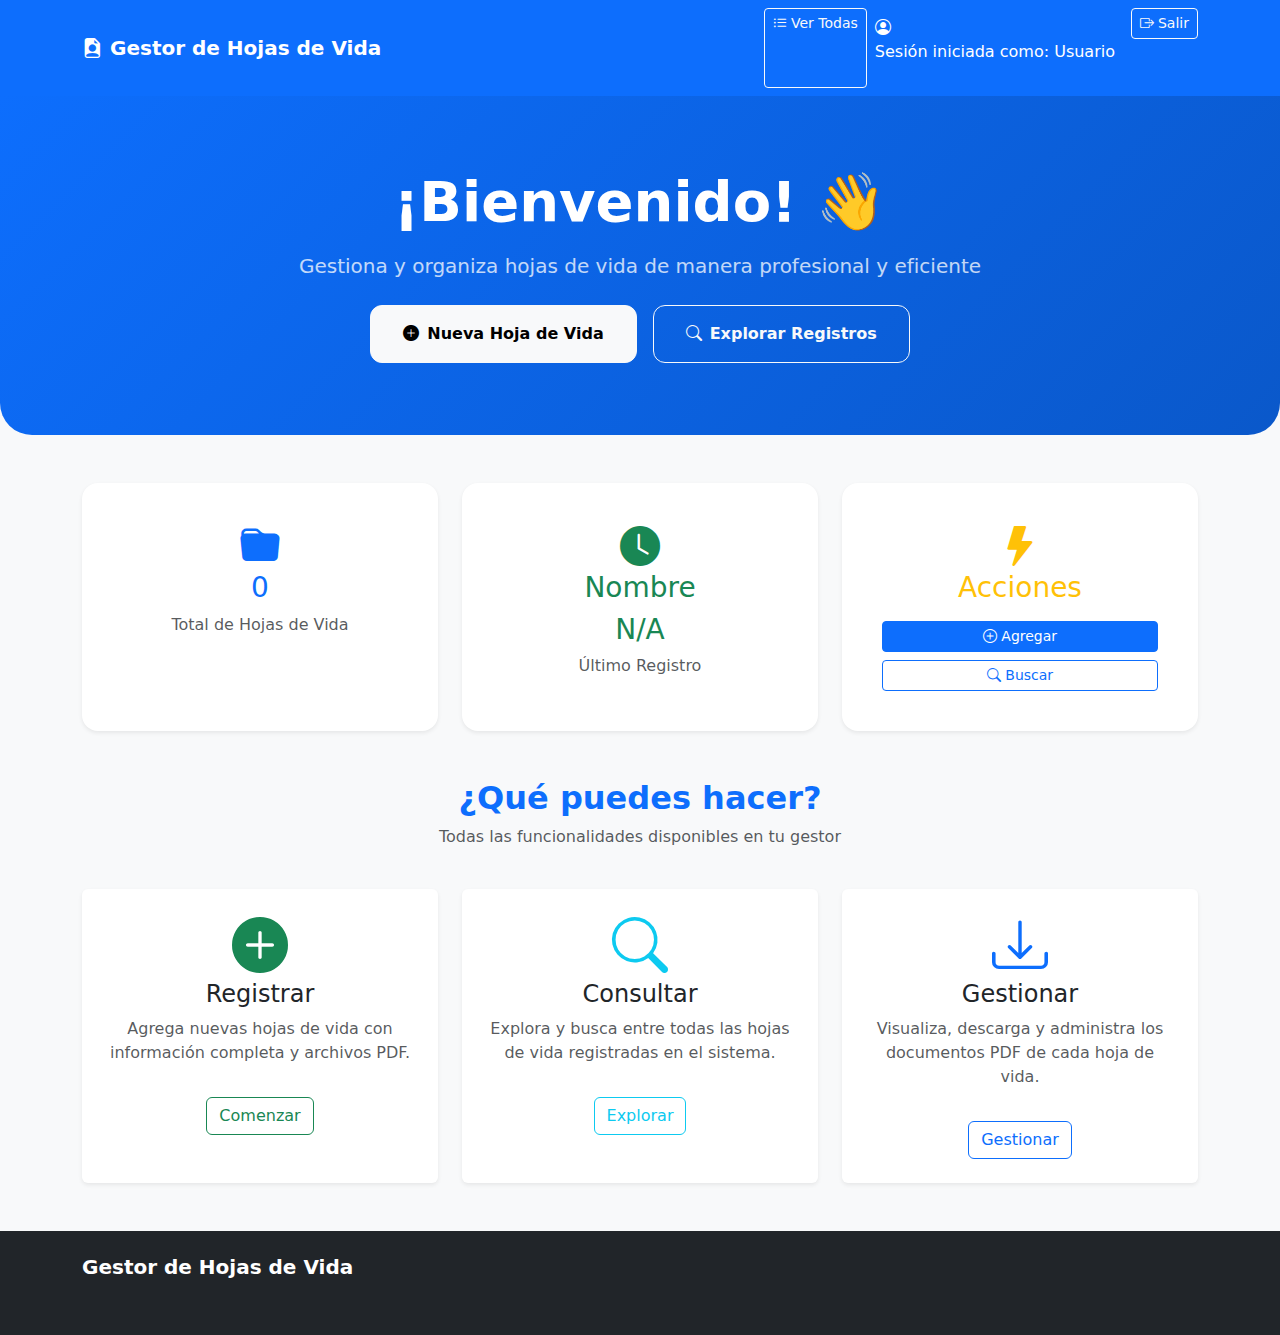
<file: src/main/resources/templates/index.html>
<!DOCTYPE html>
<html lang="es" xmlns:th="http://www.thymeleaf.org">
<head>
  <meta charset="UTF-8">
  <meta name="viewport" content="width=device-width, initial-scale=1.0">
  <title>Gestor de Hojas de Vida</title>
  <link href="https://cdn.jsdelivr.net/npm/bootstrap@5.3.0/dist/css/bootstrap.min.css" rel="stylesheet">
  <link rel="stylesheet" href="https://cdn.jsdelivr.net/npm/bootstrap-icons@1.11.0/font/bootstrap-icons.css">
  <style>
    .hero-section {
      background: linear-gradient(135deg, #0d6efd 0%, #0a58ca 100%);
      color: white;
      border-radius: 0 0 2rem 2rem;
    }
    .stat-card {
      transition: transform 0.3s ease, box-shadow 0.3s ease;
      border: none;
      border-radius: 1rem;
    }
    .stat-card:hover {
      transform: translateY(-5px);
      box-shadow: 0 1rem 3rem rgba(0, 0, 0, 0.15) !important;
    }
    .btn-feature {
      padding: 1rem 2rem;
      font-weight: 600;
      border-radius: 0.75rem;
      transition: all 0.3s ease;
    }
    .btn-feature:hover {
      transform: scale(1.05);
    }
  </style>
</head>
<body class="bg-light d-flex flex-column min-vh-100">

  <!-- NAVBAR MEJORADA -->
  <nav class="navbar navbar-expand-lg navbar-dark bg-primary">
    <div class="container">
      <a class="navbar-brand fw-bold" href="/">
        <i class="bi bi-file-earmark-person-fill me-2"></i>Gestor de Hojas de Vida
      </a>
      <div class="navbar-nav ms-auto">
        <a href="/hojasvida" class="btn btn-outline-light btn-sm me-2">
          <i class="bi bi-list-ul me-1"></i>Ver Todas
        </a>

        <span class="navbar-text text-white me-3">
          <i class="bi bi-person-circle me-1"></i>
          <p th:if="${#authentication != null}">
              Sesión iniciada como: <span th:text="${#authentication.name}">Usuario</span>
          </p>

        </span>
        <!-- Botón cerrar sesión -->
        <form th:action="@{/logout}" method="post" class="d-inline">
          <button type="submit" class="btn btn-outline-light btn-sm">
            <i class="bi bi-box-arrow-right me-1"></i>Salir
          </button>
        </form>
      </div>
    </div>
  </nav>

  <!-- HERO SECTION -->
  <section class="hero-section py-5 mb-5">
    <div class="container text-center py-4">
      <h1 class="fw-bold display-4 mb-3">¡Bienvenido! 👋</h1>
      <p class="lead mb-4 opacity-75">
        Gestiona y organiza hojas de vida de manera profesional y eficiente
      </p>
      <div class="row justify-content-center">
        <div class="col-lg-8">
          <div class="d-grid gap-3 d-md-flex justify-content-md-center">
            <a href="/registrarhojavida" class="btn btn-light btn-feature">
              <i class="bi bi-plus-circle-fill me-2"></i>Nueva Hoja de Vida
            </a>
            <a href="/hojasvida" class="btn btn-outline-light btn-feature">
              <i class="bi bi-search me-2"></i>Explorar Registros
            </a>
          </div>
        </div>
      </div>
    </div>
  </section>

  <!-- ESTADÍSTICAS -->
  <section class="container mb-5">
    <div class="row g-4">
      <!-- Total de Registros -->
      <div class="col-md-4">
        <div class="stat-card card bg-white shadow-sm text-center p-4 h-100">
          <div class="card-body">
            <i class="bi bi-folder-fill text-primary display-6 mb-3"></i>
            <h3 class="text-primary" th:text="${totalRegistros != null ? totalRegistros : '0'}">0</h3>
            <p class="text-muted mb-0">Total de Hojas de Vida</p>
          </div>
        </div>
      </div>
      
      <!-- Último Registro -->
      <div class="col-md-4">
        <div class="stat-card card bg-white shadow-sm text-center p-4 h-100">
          <div class="card-body">
            <i class="bi bi-clock-fill text-success display-6 mb-3"></i>
            <h3 class="text-success" th:if="${ultimoRegistro != null}" th:text="${ultimoRegistro}">Nombre</h3>
            <h3 class="text-success" th:if="${ultimoRegistro == null}">N/A</h3>
            <p class="text-muted mb-0">Último Registro</p>
          </div>
        </div>
      </div>
      
      <!-- Acciones Rápidas -->
      <div class="col-md-4">
        <div class="stat-card card bg-white shadow-sm text-center p-4 h-100">
          <div class="card-body">
            <i class="bi bi-lightning-fill text-warning display-6 mb-3"></i>
            <h3 class="text-warning">Acciones</h3>
            <div class="d-grid gap-2 mt-3">
              <a href="/registrarhojavida" class="btn btn-primary btn-sm">
                <i class="bi bi-plus-circle"></i> Agregar
              </a>
              <a href="/hojasvida" class="btn btn-outline-primary btn-sm">
                <i class="bi bi-search"></i> Buscar
              </a>
            </div>
          </div>
        </div>
      </div>
    </div>
  </section>

  <!-- FEATURES -->
  <section class="container mb-5">
    <div class="row text-center mb-4">
      <div class="col">
        <h2 class="fw-bold text-primary">¿Qué puedes hacer?</h2>
        <p class="text-muted">Todas las funcionalidades disponibles en tu gestor</p>
      </div>
    </div>
    <div class="row g-4">
      <div class="col-md-4">
        <div class="card h-100 border-0 shadow-sm">
          <div class="card-body text-center p-4">
            <i class="bi bi-plus-circle-fill text-success display-4 mb-3"></i>
            <h4 class="card-title">Registrar</h4>
            <p class="card-text text-muted">Agrega nuevas hojas de vida con información completa y archivos PDF.</p>
            <a href="/registrarhojavida" class="btn btn-outline-success mt-3">Comenzar</a>
          </div>
        </div>
      </div>
      <div class="col-md-4">
        <div class="card h-100 border-0 shadow-sm">
          <div class="card-body text-center p-4">
            <i class="bi bi-search text-info display-4 mb-3"></i>
            <h4 class="card-title">Consultar</h4>
            <p class="card-text text-muted">Explora y busca entre todas las hojas de vida registradas en el sistema.</p>
            <a href="/hojasvida" class="btn btn-outline-info mt-3">Explorar</a>
          </div>
        </div>
      </div>
      <div class="col-md-4">
        <div class="card h-100 border-0 shadow-sm">
          <div class="card-body text-center p-4">
            <i class="bi bi-download text-primary display-4 mb-3"></i>
            <h4 class="card-title">Gestionar</h4>
            <p class="card-text text-muted">Visualiza, descarga y administra los documentos PDF de cada hoja de vida.</p>
            <a href="/hojasvida" class="btn btn-outline-primary mt-3">Gestionar</a>
          </div>
        </div>
      </div>
    </div>
  </section>

  <!-- FOOTER MEJORADO -->
  <footer class="bg-dark text-white py-4 mt-auto">
    <div class="container">
      <div class="row align-items-center">
        <div class="col-md-6">
          <h5 class="fw-bold">Gestor de Hojas de Vida</h5>
          <p class="mb-0 text-muted">Sistema CRUD desarrollado con Spring Boot y Thymeleaf</p>
        </div>
        <div class="col-md-6 text-md-end">
          <small class="text-muted">© 2025 Proyecto Universitario - Todos los derechos reservados</small>
        </div>
      </div>
    </div>
  </footer>

  <!-- Bootstrap JS -->
  <script src="https://cdn.jsdelivr.net/npm/bootstrap@5.3.0/dist/js/bootstrap.bundle.min.js"></script>
</body>
</html>
</file>
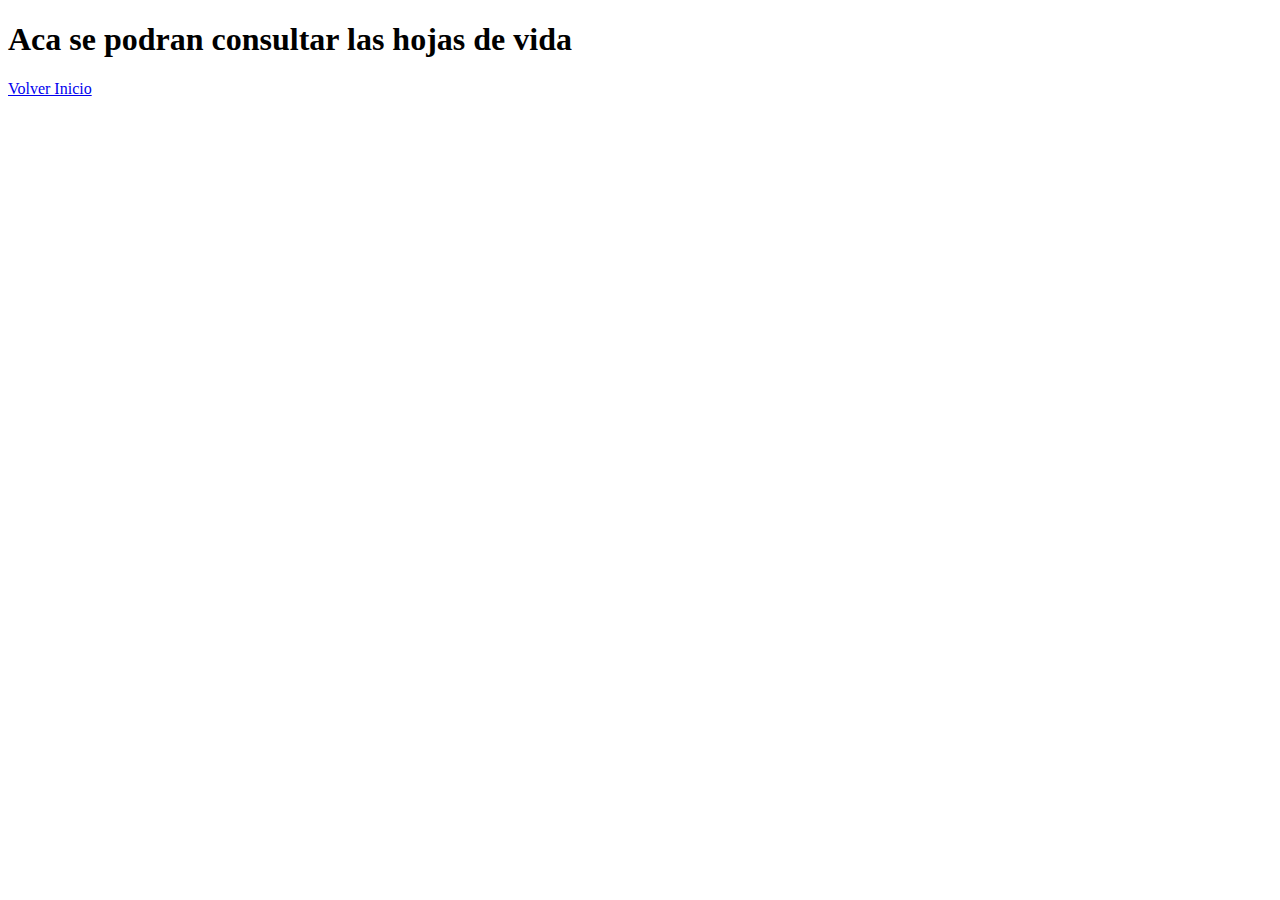
<file: src/main/resources/templates/consultar_hojas.html>
<!DOCTYPE html>
<html lang="en">
<head>
    <meta charset="UTF-8">
    <meta name="viewport" content="width=device-width, initial-scale=1.0">
    <title>Consultar Hojas de Vida</title>
</head>
<body>
    <h1>Aca se podran consultar las hojas de vida</h1>
    <a href="/">Volver Inicio</a>
</body>
</html>
</file>
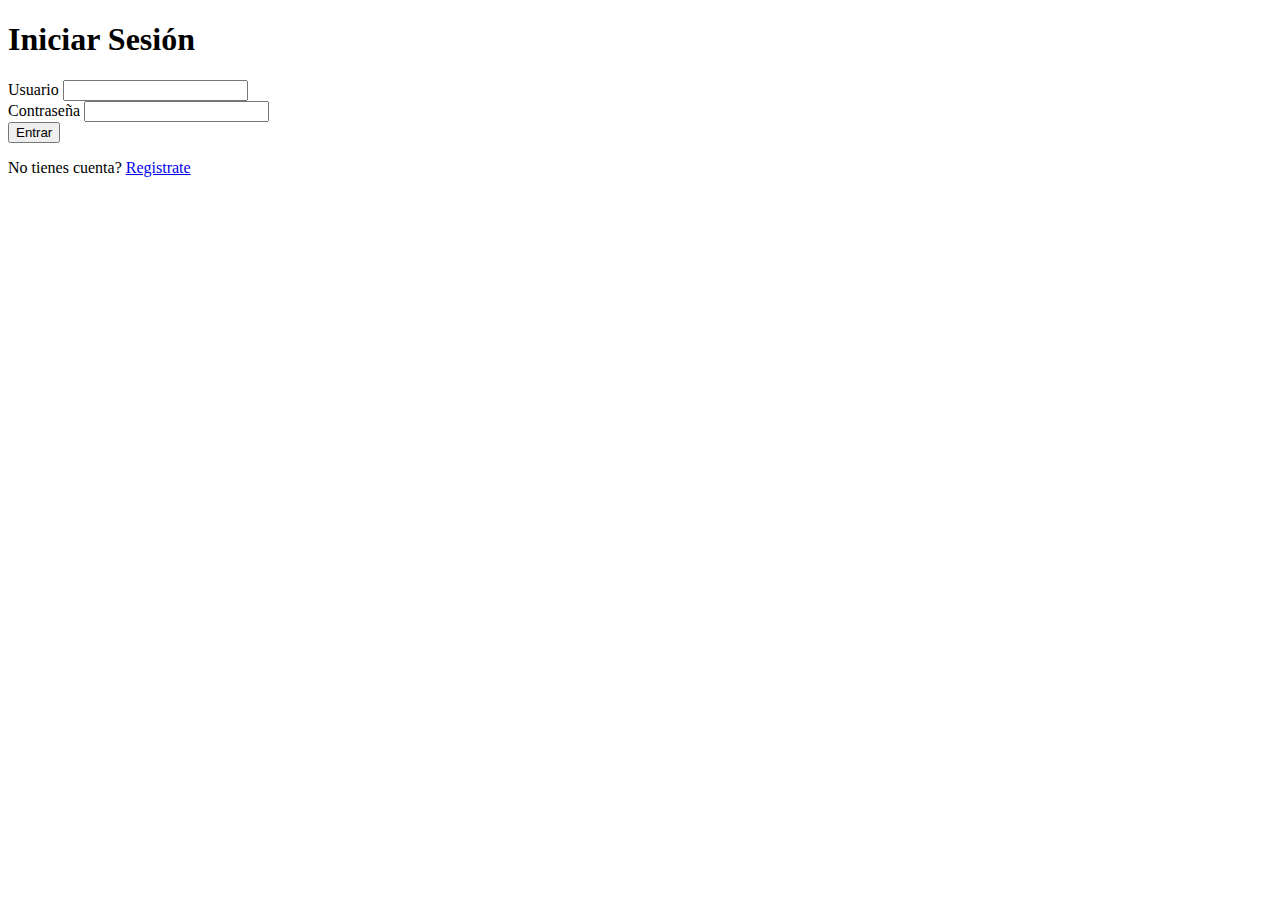
<file: src/main/resources/templates/iniciarSesion.html>
<!DOCTYPE html>
<html lang="es" xmlns:th="http://www.thymeleaf.org">
<head>
    <meta charset="UTF-8">
    <meta name="viewport" content="width=device-width, initial-scale=1.0">
    <title>Inicio de Sesión</title>
</head>
<body>
    <h1>Iniciar Sesión</h1>

    <form th:action="@{/iniciarSesion}" method="post">
        <label for="username">Usuario</label>
        <input type="text" name="username" id="username" required>

        <br>

        <label for="password">Contraseña</label>
        <input type="password" name="password" id="password" required>

        <br>

        <button type="submit">Entrar</button>
        
        <p>No tienes cuenta? <a href="/registro">Registrate</a></p>
    </form>
</body>
</html>
</file>
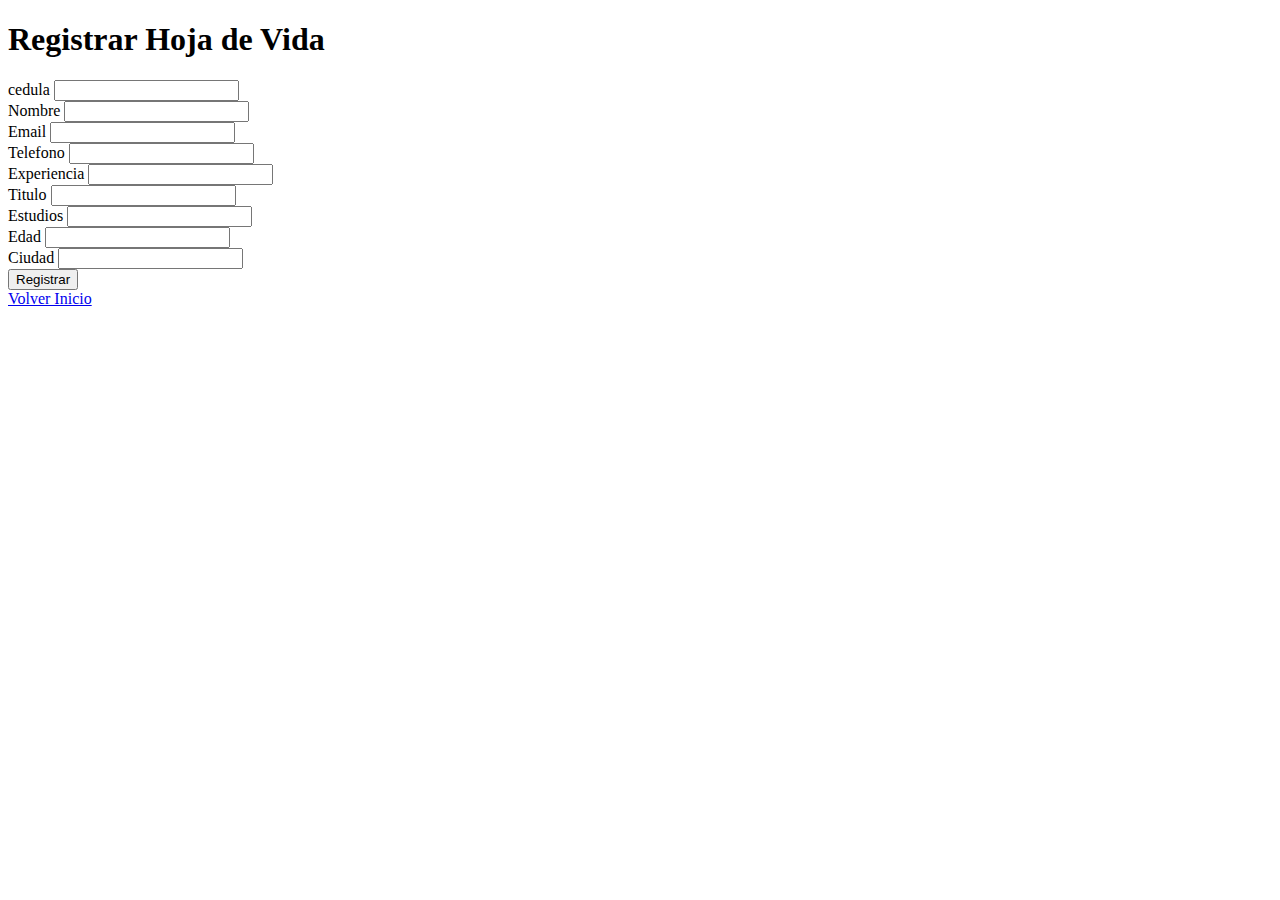
<file: src/main/resources/templates/registrar_hoja_vida.html>
<!DOCTYPE html>
<html lang="en">
<head>
    <meta charset="UTF-8">
    <meta name="viewport" content="width=device-width, initial-scale=1.0">
    <title>Registrar Hoja de Vida</title>
</head>
<body>
    <h1>Registrar Hoja de Vida</h1>
    <form action="/insertarhojavida" method="post">

        <label for="cedula">cedula</label>
        <input type="text" id="cedula" name="cedula" required>
    <br>
        <label for="nombre">Nombre</label>
        <input type="text" id="nombre" name="nombre" required>
    <br>
        <label for="email">Email</label>
        <input type="email" id="email" name="email" required>
    <br>
        <label for="telefono">Telefono</label>
        <input type="text" id="telefono" name="telefono" required>
    <br>
        <label for="experiencia">Experiencia</label>
        <input type="text" id="experiencia" name="experiencia" required>
    <br>
        <label for="titulo">Titulo</label>
        <input type="text" id="titulo" name="titulo" required>
    <br>
        <label for="estudios">Estudios</label>
        <input type="text" id="estudios" name="estudios" required>
    <br>
        <label for="edad">Edad</label>
        <input type="text" id="edad" name="edad" required>
    <br>
        <label for="ciudad">Ciudad</label>
        <input type="text" id="ciudad" name="ciudad" required>
    <br>
        <button type="submit">Registrar</button>
    </form>

    <a href="/">Volver Inicio</a>
</body>
</html>
</file>
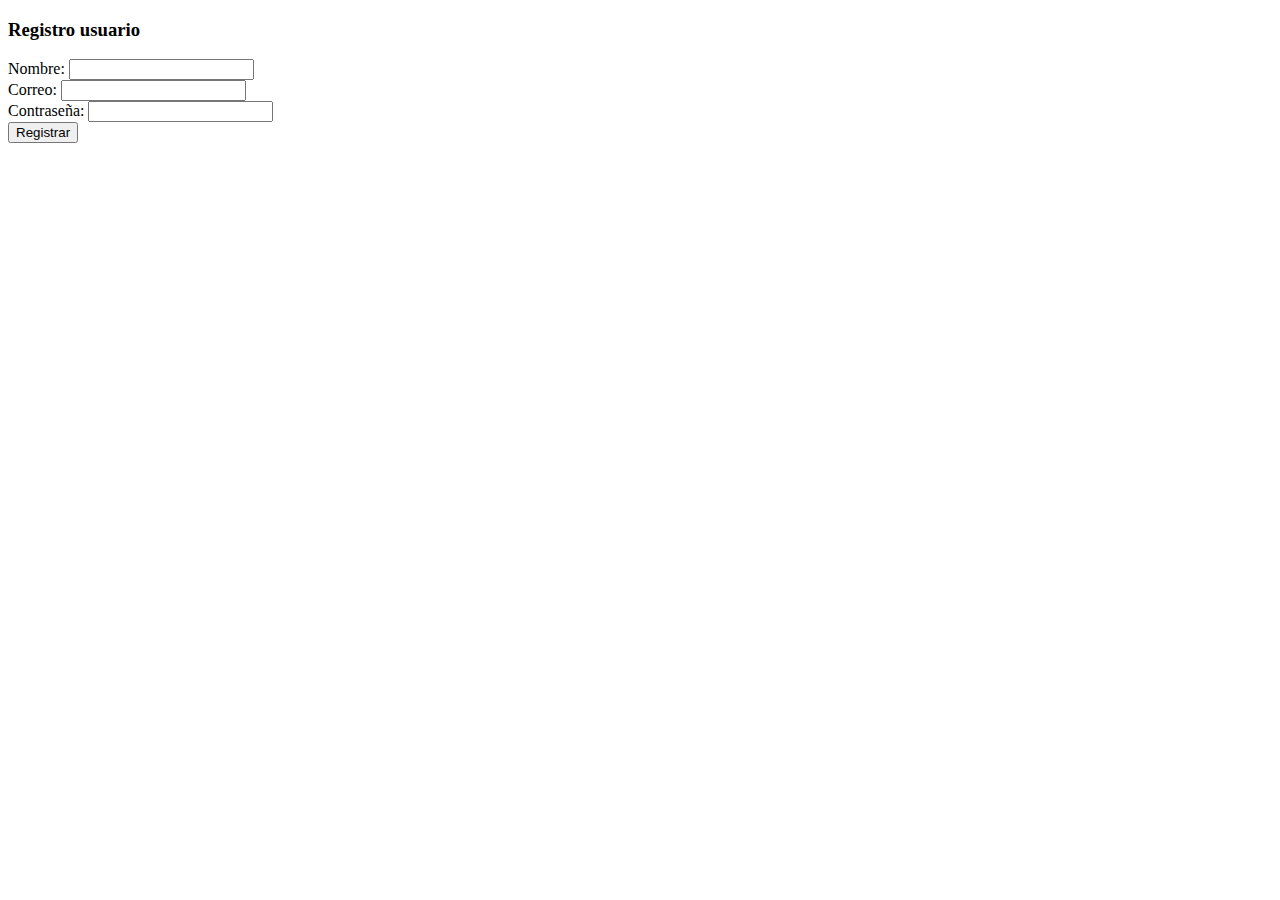
<file: src/main/resources/templates/Registrarusuario.html>
<!DOCTYPE html>
<html lang="en">
<head>
    <meta charset="UTF-8">
    <meta name="viewport" content="width=device-width, initial-scale=1.0">
    <title>Document</title>
</head>
<body>
    <h3>Registro usuario</h3>
    <form action="/user/registro" method="post">
        
        <label for="nombre">Nombre:</label>
        <input type="text" id="nombre" name="nombre" required>
        <br>
        <label for="correo">Correo:</label>
        <input type="email" id="correo" name="correo" required>
        <br>
        <label for="password">Contraseña:</label>
        <input type="password" id="contraseña" name="contraseña" required>
        <br>
        <button type="submit">Registrar</button>
    </form>
</body>
</html>
</file>
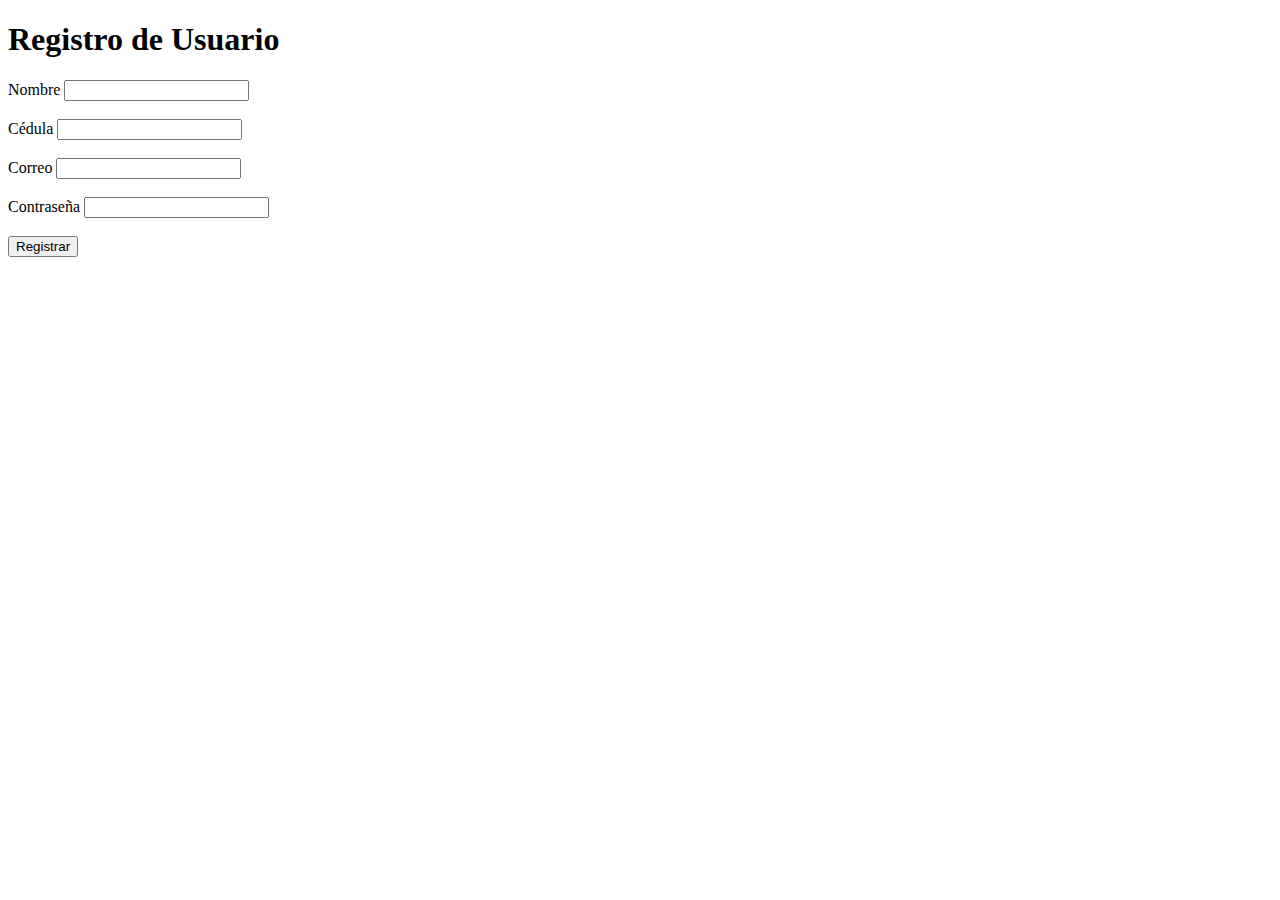
<file: src/main/resources/templates/registro.html>
<!DOCTYPE html>
<html lang="es" xmlns:th="http://www.thymeleaf.org">
<head>
    <meta charset="UTF-8">
    <meta name="viewport" content="width=device-width, initial-scale=1.0">
    <title>Registro de Usuario</title>
</head>
<body>
    <h1>Registro de Usuario</h1>

    <!-- Formulario con objeto de validación -->
    <form th:action="@{/insertarusuario}" th:object="${validaRegistro}" method="post">
        
        <!-- Nombre -->
        <label for="nombre">Nombre</label>
        <input type="text" th:field="*{nombre}" id="nombre" required>
        <div th:if="${#fields.hasErrors('nombre')}" th:errors="*{nombre}" style="color:red"></div>

        <br>

        <!-- Cédula -->
        <label for="cedula">Cédula</label>
        <input type="text" th:field="*{cedula}" id="cedula" required>
        <div th:if="${#fields.hasErrors('cedula')}" th:errors="*{cedula}" style="color:red"></div>

        <br>

        <!-- Email -->
        <label for="email">Correo</label>
        <input type="email" th:field="*{email}" id="email" required>
        <div th:if="${#fields.hasErrors('email')}" th:errors="*{email}" style="color:red"></div>

        <br>

        <!-- Contraseña -->
        <label for="password">Contraseña</label>
        <input type="password" th:field="*{password}" id="password" required>
        <div th:if="${#fields.hasErrors('password')}" th:errors="*{password}" style="color:red"></div>

        <br>

        <button type="submit">Registrar</button>
    </form>

    <!-- Mensajes de éxito o error desde el controlador -->
    <div th:if="${success}" style="color:green">
        <p th:text="${success}"></p>
    </div>
    <div th:if="${error}" style="color:red">
        <p th:text="${error}"></p>
    </div>
</body>
</html>
</file>
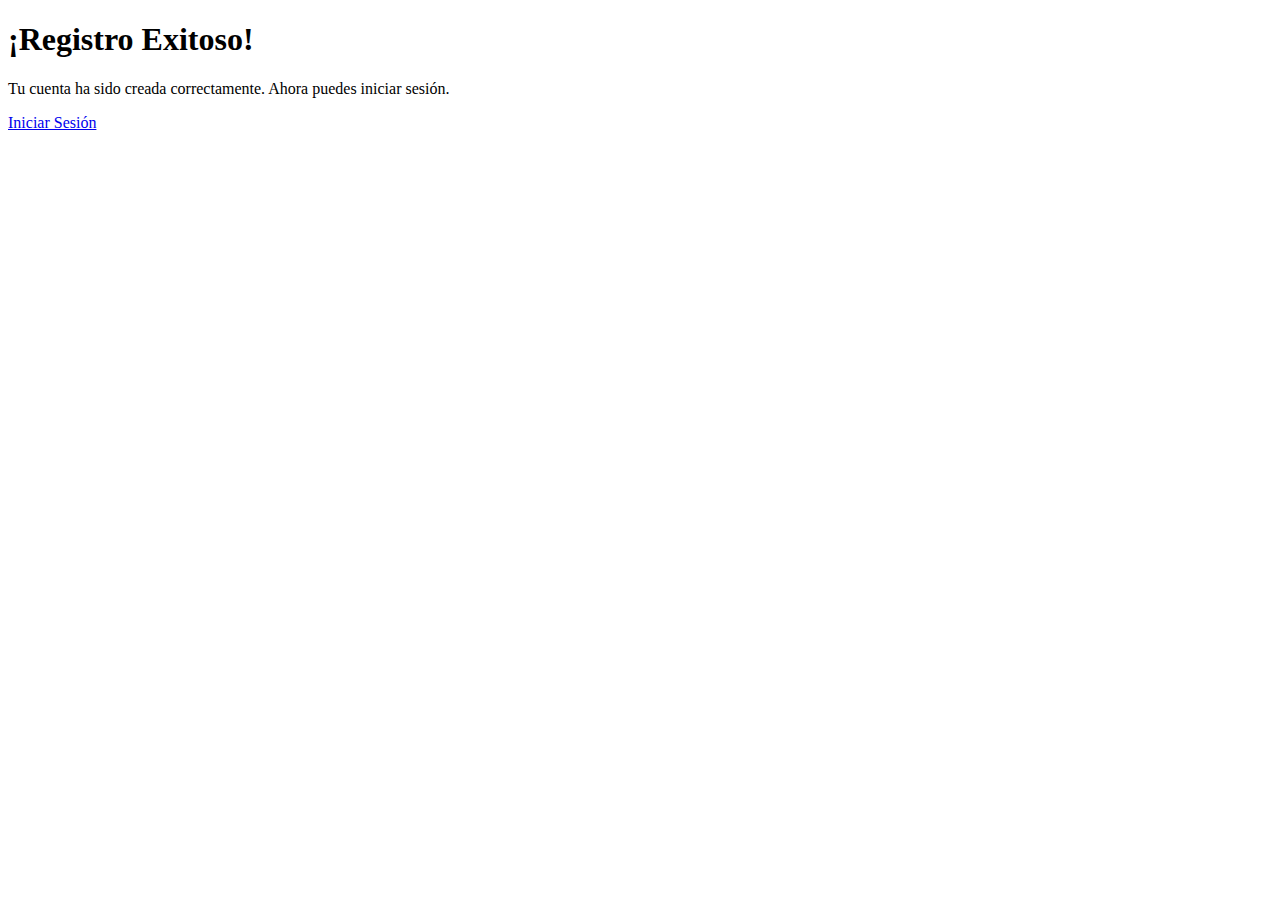
<file: src/main/resources/templates/registroexitoso.html>
<!DOCTYPE html>
<html lang="es">
<head>
    <meta charset="UTF-8">
    <meta name="viewport" content="width=device-width, initial-scale=1.0">
    <title>Registro Exitoso</title>
</head>
<body>
    <div class="success-container">
        <h1>¡Registro Exitoso!</h1>
        <p>Tu cuenta ha sido creada correctamente. Ahora puedes iniciar sesión.</p>
        <a href="/iniciarSesion" class="btn">Iniciar Sesión</a>
    </div>
</body>
</html>
</file>
